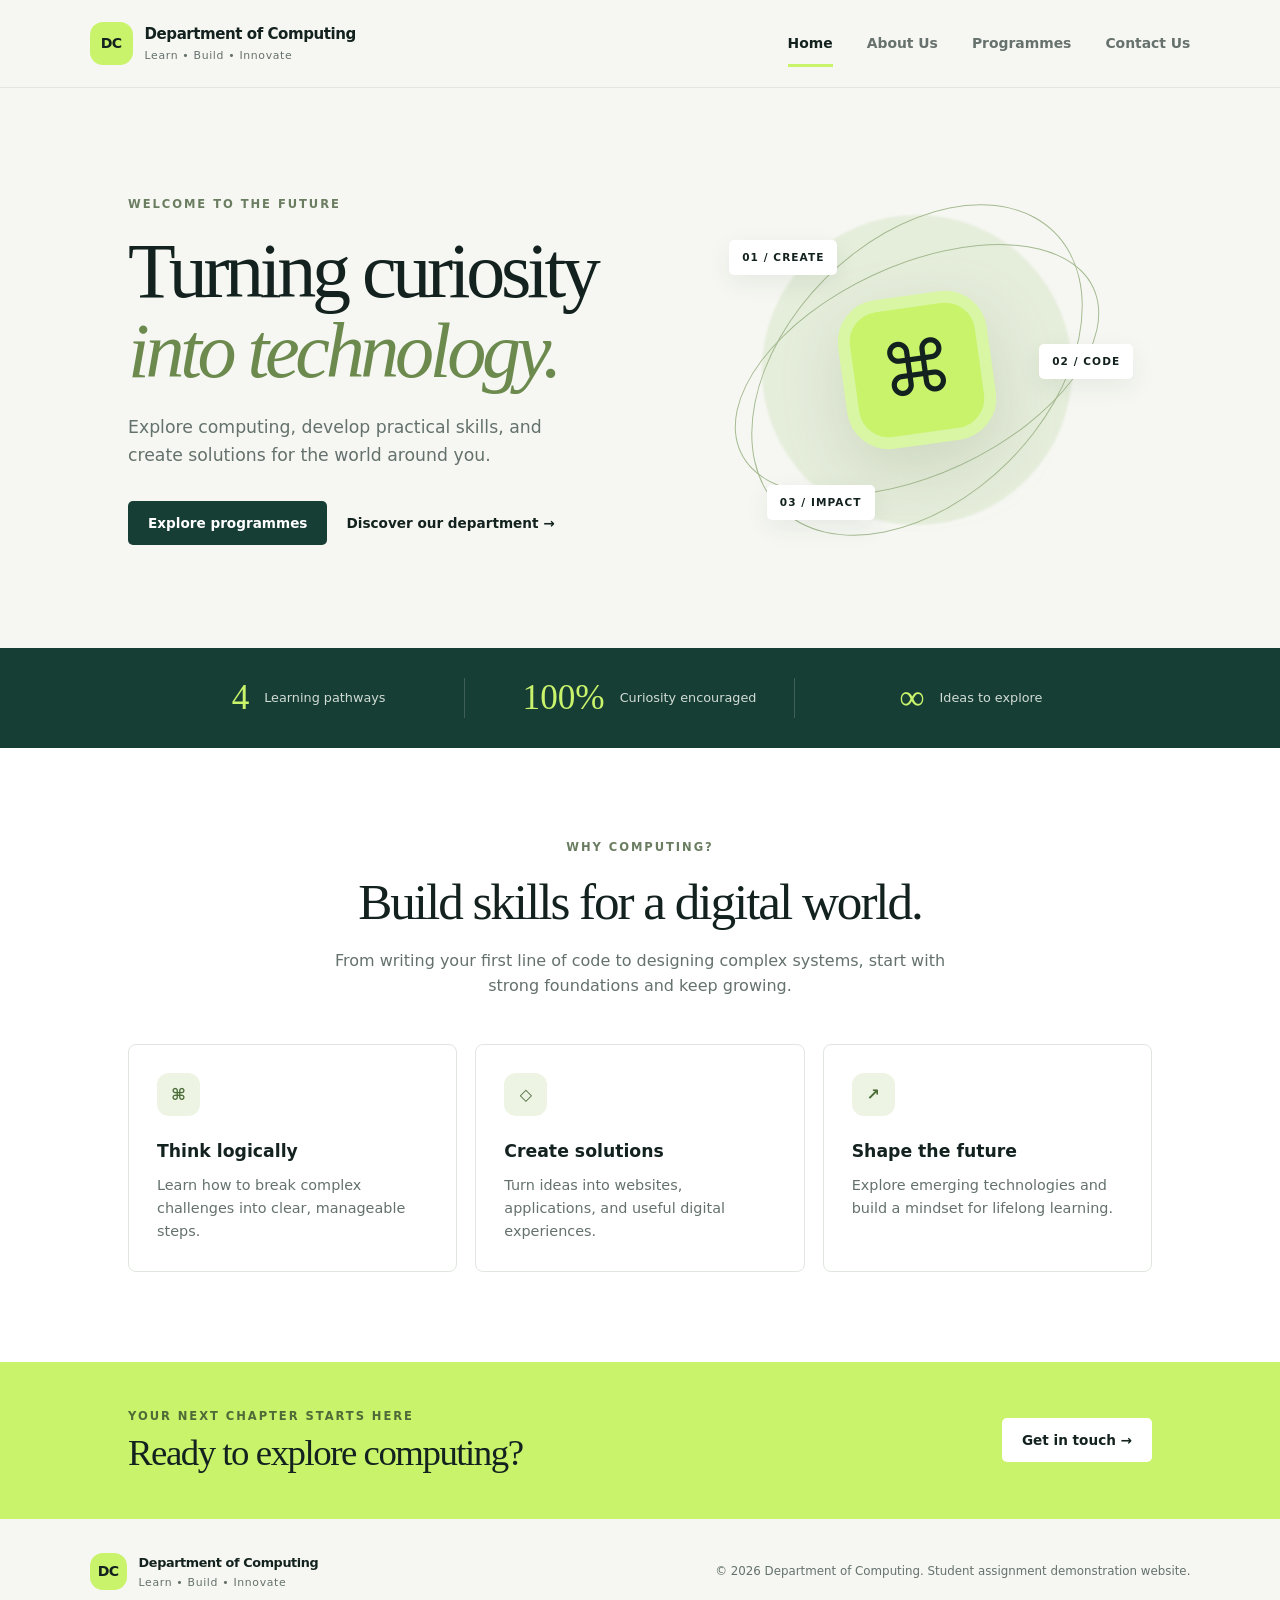
<file: index.html>
<!DOCTYPE html>
<html lang="en">
<head>
  <meta charset="UTF-8">
  <meta name="viewport" content="width=device-width, initial-scale=1.0">
  <meta name="description" content="Department of Computing — learning, innovation, and technology.">
  <title>Department of Computing | Home</title>
  <link rel="stylesheet" href="styles.css">
</head>
<body>
  <header class="site-header">
    <a class="brand" href="index.html"><span class="brand-mark">DC</span><span>Department of Computing<small>Learn • Build • Innovate</small></span></a>
    <button class="menu-toggle" aria-label="Toggle navigation" aria-expanded="false">☰</button>
    <nav class="nav">
      <a class="active" href="index.html">Home</a><a href="about.html">About Us</a><a href="programmes.html">Programmes</a><a href="contact.html">Contact Us</a>
    </nav>
  </header>
  <main>
    <section class="hero">
      <div class="hero-content">
        <p class="eyebrow">WELCOME TO THE FUTURE</p>
        <h1>Turning curiosity<br><span>into technology.</span></h1>
        <p class="hero-copy">Explore computing, develop practical skills, and create solutions for the world around you.</p>
        <div class="hero-actions"><a class="button button-primary" href="programmes.html">Explore programmes</a><a class="button button-ghost" href="about.html">Discover our department →</a></div>
      </div>
      <div class="hero-art" aria-label="Abstract technology illustration">
        <div class="orbit orbit-one"></div><div class="orbit orbit-two"></div><div class="orb-core">⌘</div>
        <span class="float-tag tag-one">01 / CREATE</span><span class="float-tag tag-two">02 / CODE</span><span class="float-tag tag-three">03 / IMPACT</span>
      </div>
    </section>
    <section class="stats">
      <div><strong>4</strong><span>Learning pathways</span></div><div><strong>100%</strong><span>Curiosity encouraged</span></div><div><strong>∞</strong><span>Ideas to explore</span></div>
    </section>
    <section class="section section-light">
      <div class="section-heading"><p class="eyebrow">WHY COMPUTING?</p><h2>Build skills for a digital world.</h2><p>From writing your first line of code to designing complex systems, start with strong foundations and keep growing.</p></div>
      <div class="card-grid">
        <article class="info-card"><span class="card-icon">⌘</span><h3>Think logically</h3><p>Learn how to break complex challenges into clear, manageable steps.</p></article>
        <article class="info-card"><span class="card-icon">◇</span><h3>Create solutions</h3><p>Turn ideas into websites, applications, and useful digital experiences.</p></article>
        <article class="info-card"><span class="card-icon">↗</span><h3>Shape the future</h3><p>Explore emerging technologies and build a mindset for lifelong learning.</p></article>
      </div>
    </section>
    <section class="cta-band"><div><p class="eyebrow">YOUR NEXT CHAPTER STARTS HERE</p><h2>Ready to explore computing?</h2></div><a class="button button-light" href="contact.html">Get in touch →</a></section>
  </main>
  <footer class="site-footer"><a class="brand footer-brand" href="index.html"><span class="brand-mark">DC</span><span>Department of Computing<small>Learn • Build • Innovate</small></span></a><p>© 2026 Department of Computing. Student assignment demonstration website.</p></footer>
  <script src="script.js"></script>
</body>
</html>
</file>
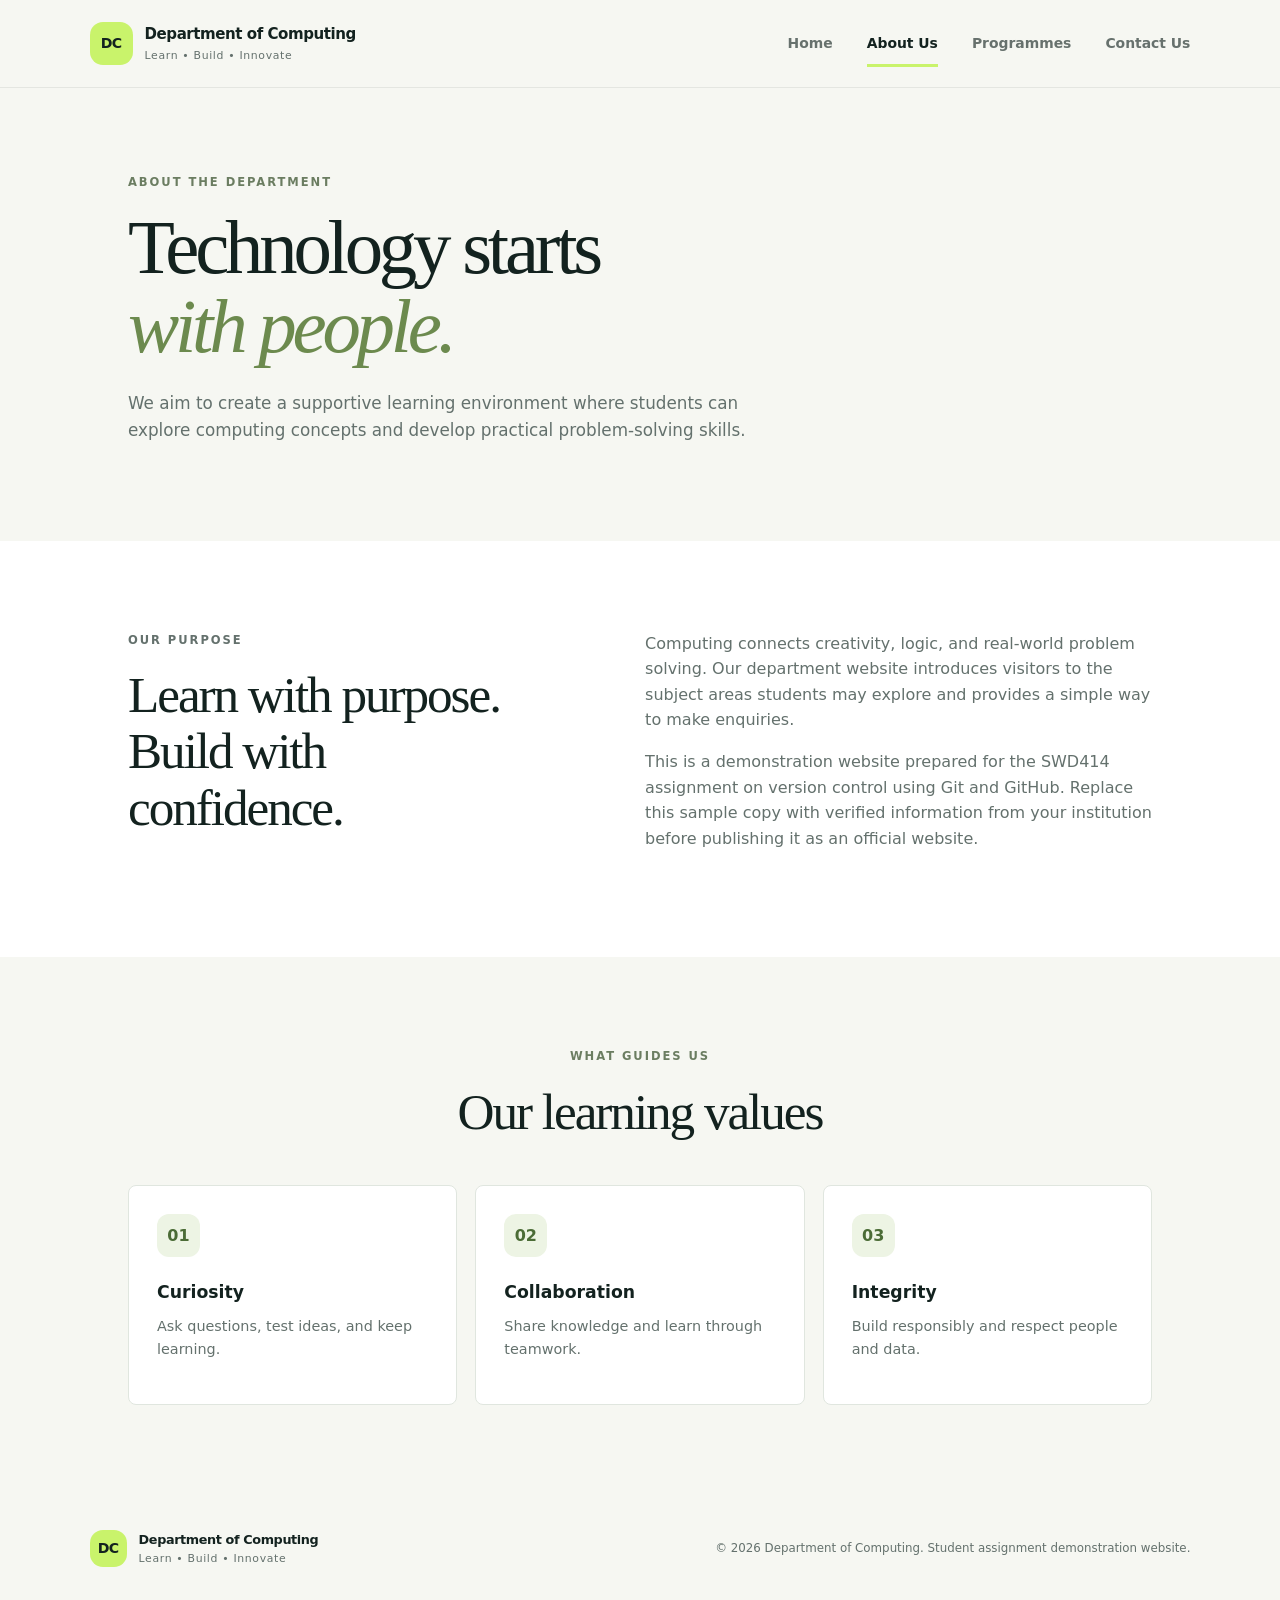
<file: about.html>
<!DOCTYPE html>
<html lang="en">
<head><meta charset="UTF-8"><meta name="viewport" content="width=device-width, initial-scale=1.0"><title>About Us | Department of Computing</title><link rel="stylesheet" href="styles.css"></head>
<body>
<header class="site-header"><a class="brand" href="index.html"><span class="brand-mark">DC</span><span>Department of Computing<small>Learn • Build • Innovate</small></span></a><button class="menu-toggle" aria-label="Toggle navigation" aria-expanded="false">☰</button><nav class="nav"><a href="index.html">Home</a><a class="active" href="about.html">About Us</a><a href="programmes.html">Programmes</a><a href="contact.html">Contact Us</a></nav></header>
<main>
<section class="page-hero"><p class="eyebrow">ABOUT THE DEPARTMENT</p><h1>Technology starts<br><span>with people.</span></h1><p>We aim to create a supportive learning environment where students can explore computing concepts and develop practical problem-solving skills.</p></section>
<section class="section section-light split-section"><div><p class="eyebrow">OUR PURPOSE</p><h2>Learn with purpose.<br>Build with confidence.</h2></div><div><p>Computing connects creativity, logic, and real-world problem solving. Our department website introduces visitors to the subject areas students may explore and provides a simple way to make enquiries.</p><p>This is a demonstration website prepared for the SWD414 assignment on version control using Git and GitHub. Replace this sample copy with verified information from your institution before publishing it as an official website.</p></div></section>
<section class="section values-section"><div class="section-heading"><p class="eyebrow">WHAT GUIDES US</p><h2>Our learning values</h2></div><div class="card-grid"><article class="info-card"><span class="card-icon">01</span><h3>Curiosity</h3><p>Ask questions, test ideas, and keep learning.</p></article><article class="info-card"><span class="card-icon">02</span><h3>Collaboration</h3><p>Share knowledge and learn through teamwork.</p></article><article class="info-card"><span class="card-icon">03</span><h3>Integrity</h3><p>Build responsibly and respect people and data.</p></article></div></section>
</main>
<footer class="site-footer"><a class="brand footer-brand" href="index.html"><span class="brand-mark">DC</span><span>Department of Computing<small>Learn • Build • Innovate</small></span></a><p>© 2026 Department of Computing. Student assignment demonstration website.</p></footer><script src="script.js"></script></body></html>
</file>
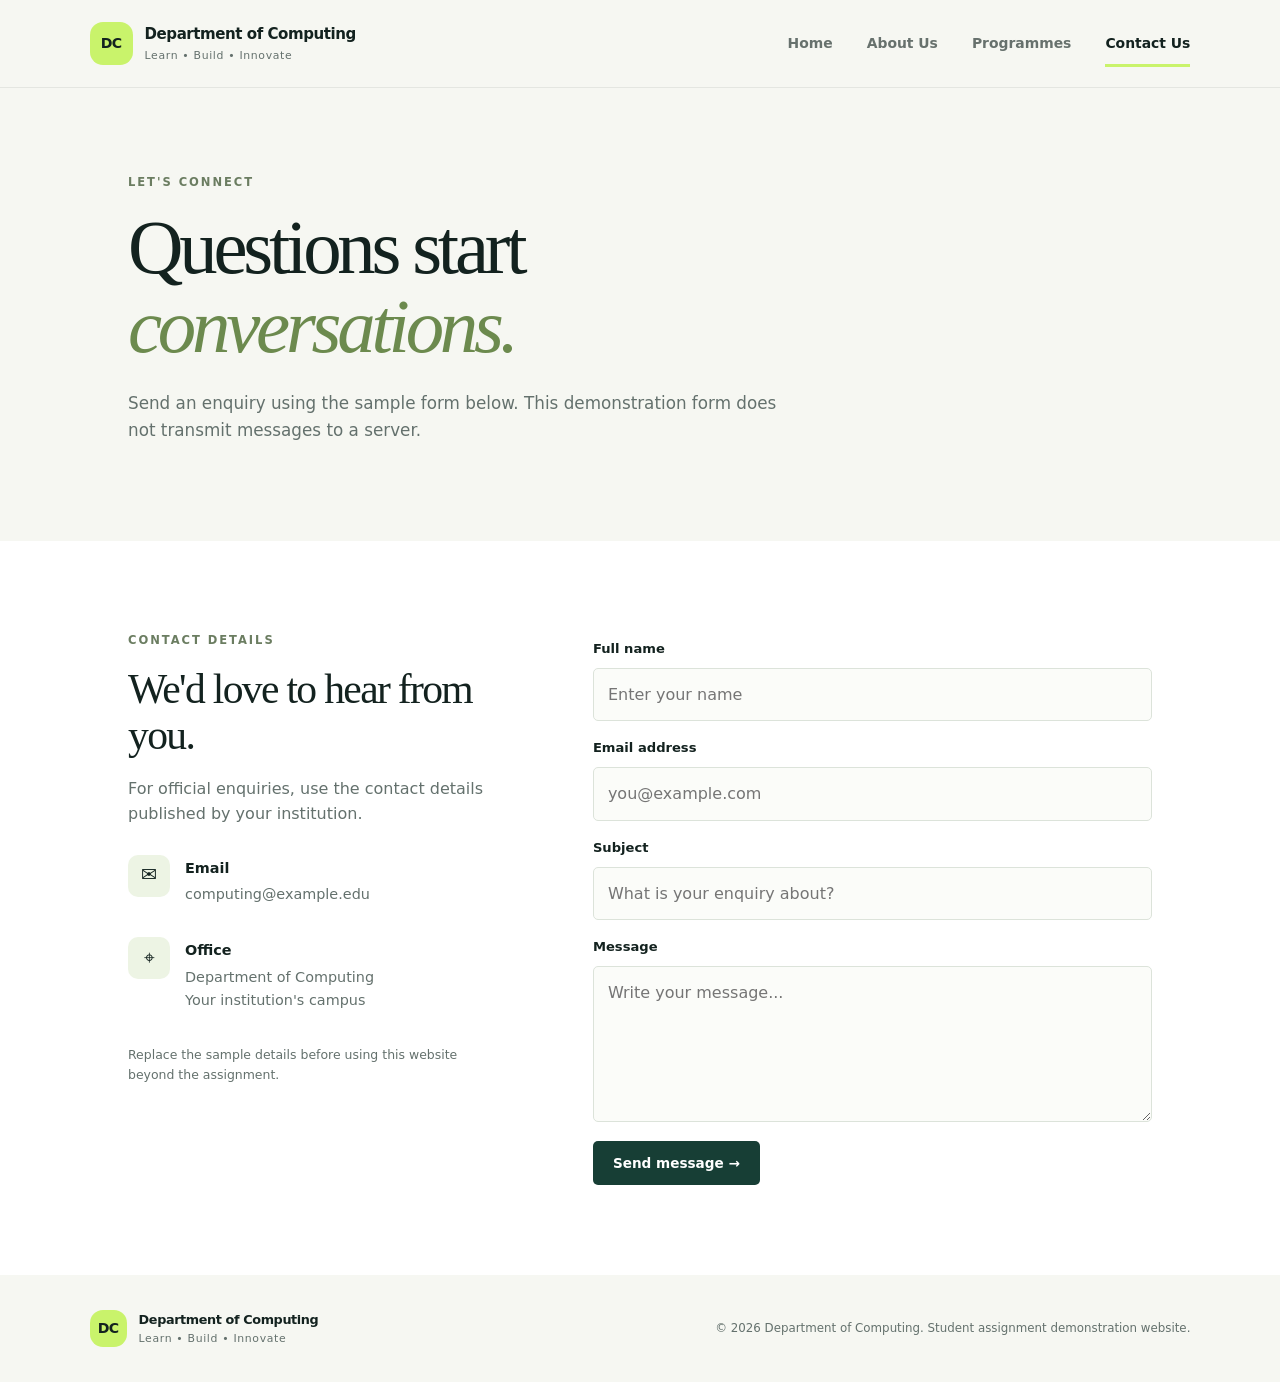
<file: contact.html>
<!DOCTYPE html>
<html lang="en">
<head><meta charset="UTF-8"><meta name="viewport" content="width=device-width, initial-scale=1.0"><title>Contact Us | Department of Computing</title><link rel="stylesheet" href="styles.css"></head>
<body>
<header class="site-header"><a class="brand" href="index.html"><span class="brand-mark">DC</span><span>Department of Computing<small>Learn • Build • Innovate</small></span></a><button class="menu-toggle" aria-label="Toggle navigation" aria-expanded="false">☰</button><nav class="nav"><a href="index.html">Home</a><a href="about.html">About Us</a><a href="programmes.html">Programmes</a><a class="active" href="contact.html">Contact Us</a></nav></header>
<main>
<section class="page-hero"><p class="eyebrow">LET'S CONNECT</p><h1>Questions start<br><span>conversations.</span></h1><p>Send an enquiry using the sample form below. This demonstration form does not transmit messages to a server.</p></section>
<section class="section section-light contact-layout"><div class="contact-info"><p class="eyebrow">CONTACT DETAILS</p><h2>We'd love to hear from you.</h2><p>For official enquiries, use the contact details published by your institution.</p><div class="contact-detail"><span>✉</span><div><strong>Email</strong><p>computing@example.edu</p></div></div><div class="contact-detail"><span>⌖</span><div><strong>Office</strong><p>Department of Computing<br>Your institution's campus</p></div></div><p class="small-note">Replace the sample details before using this website beyond the assignment.</p></div>
<form class="contact-form" id="contact-form"><label for="name">Full name</label><input id="name" name="name" type="text" placeholder="Enter your name" required><label for="email">Email address</label><input id="email" name="email" type="email" placeholder="you@example.com" required><label for="subject">Subject</label><input id="subject" name="subject" type="text" placeholder="What is your enquiry about?" required><label for="message">Message</label><textarea id="message" name="message" rows="5" placeholder="Write your message..." required></textarea><button class="button button-primary" type="submit">Send message →</button><p class="form-status" id="form-status" role="status"></p></form></section>
</main><footer class="site-footer"><a class="brand footer-brand" href="index.html"><span class="brand-mark">DC</span><span>Department of Computing<small>Learn • Build • Innovate</small></span></a><p>© 2026 Department of Computing. Student assignment demonstration website.</p></footer><script src="script.js"></script></body></html>
</file>
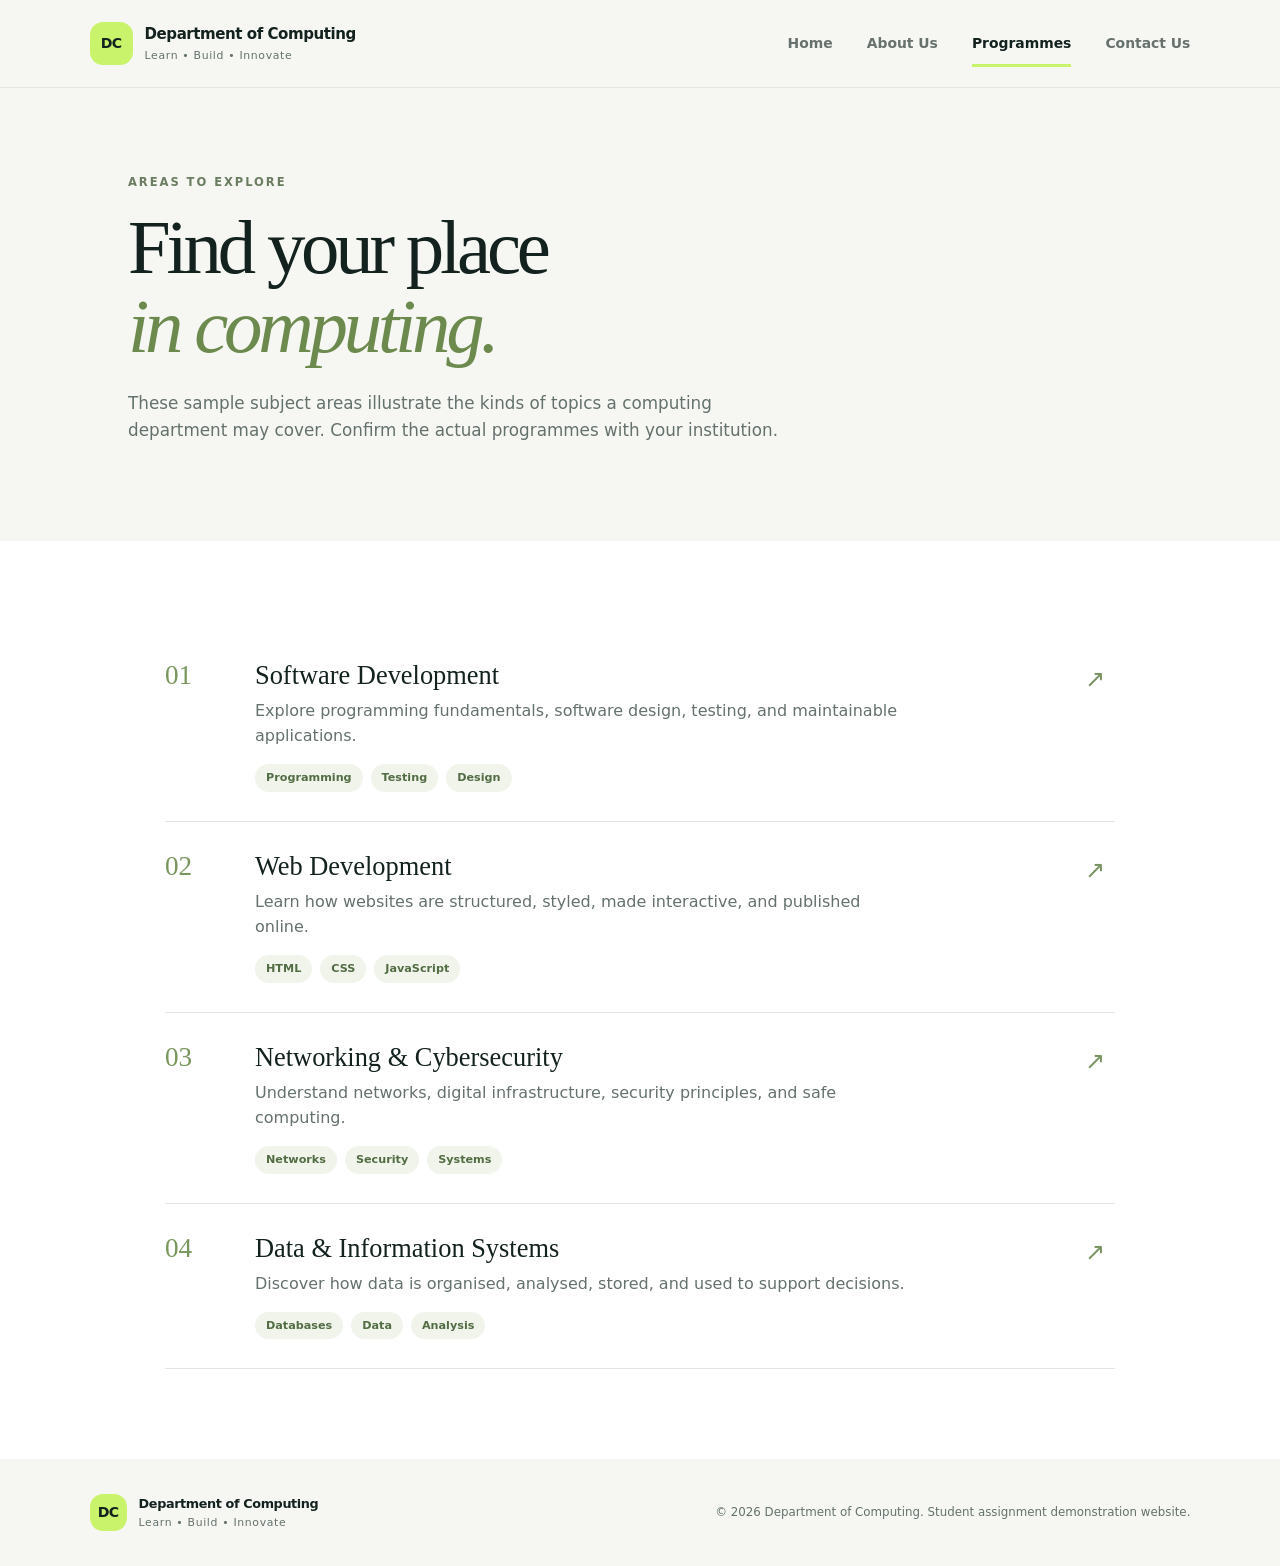
<file: programmes.html>
<!DOCTYPE html>
<html lang="en">
<head><meta charset="UTF-8"><meta name="viewport" content="width=device-width, initial-scale=1.0"><title>Programmes | Department of Computing</title><link rel="stylesheet" href="styles.css"></head>
<body>
<header class="site-header"><a class="brand" href="index.html"><span class="brand-mark">DC</span><span>Department of Computing<small>Learn • Build • Innovate</small></span></a><button class="menu-toggle" aria-label="Toggle navigation" aria-expanded="false">☰</button><nav class="nav"><a href="index.html">Home</a><a href="about.html">About Us</a><a class="active" href="programmes.html">Programmes</a><a href="contact.html">Contact Us</a></nav></header>
<main>
<section class="page-hero"><p class="eyebrow">AREAS TO EXPLORE</p><h1>Find your place<br><span>in computing.</span></h1><p>These sample subject areas illustrate the kinds of topics a computing department may cover. Confirm the actual programmes with your institution.</p></section>
<section class="section section-light"><div class="programme-list">
<article class="programme-card"><span class="programme-number">01</span><div><h2>Software Development</h2><p>Explore programming fundamentals, software design, testing, and maintainable applications.</p><div class="chips"><span>Programming</span><span>Testing</span><span>Design</span></div></div><span class="programme-arrow">↗</span></article>
<article class="programme-card"><span class="programme-number">02</span><div><h2>Web Development</h2><p>Learn how websites are structured, styled, made interactive, and published online.</p><div class="chips"><span>HTML</span><span>CSS</span><span>JavaScript</span></div></div><span class="programme-arrow">↗</span></article>
<article class="programme-card"><span class="programme-number">03</span><div><h2>Networking & Cybersecurity</h2><p>Understand networks, digital infrastructure, security principles, and safe computing.</p><div class="chips"><span>Networks</span><span>Security</span><span>Systems</span></div></div><span class="programme-arrow">↗</span></article>
<article class="programme-card"><span class="programme-number">04</span><div><h2>Data & Information Systems</h2><p>Discover how data is organised, analysed, stored, and used to support decisions.</p><div class="chips"><span>Databases</span><span>Data</span><span>Analysis</span></div></div><span class="programme-arrow">↗</span></article>
</div></section>
</main><footer class="site-footer"><a class="brand footer-brand" href="index.html"><span class="brand-mark">DC</span><span>Department of Computing<small>Learn • Build • Innovate</small></span></a><p>© 2026 Department of Computing. Student assignment demonstration website.</p></footer><script src="script.js"></script></body></html>
</file>
<file: styles.css>
:root{--ink:#13221f;--muted:#64716d;--paper:#f6f7f2;--white:#fff;--green:#c9f36b;--deep:#173e35;--line:#e0e6df;--serif:Georgia,'Times New Roman',serif;--sans:Inter,ui-sans-serif,system-ui,-apple-system,BlinkMacSystemFont,'Segoe UI',sans-serif}*{box-sizing:border-box}html{scroll-behavior:smooth}body{margin:0;background:var(--paper);color:var(--ink);font-family:var(--sans);line-height:1.6}a{color:inherit;text-decoration:none}.site-header{height:88px;display:flex;align-items:center;justify-content:space-between;padding:0 7vw;background:var(--paper);border-bottom:1px solid rgba(19,34,31,.08);position:relative;z-index:2}.brand{display:flex;align-items:center;gap:12px;font-weight:750;letter-spacing:-.03em;font-size:.94rem;line-height:1.2}.brand small{display:block;font-size:.68rem;font-weight:500;letter-spacing:.06em;color:var(--muted);margin-top:5px}.brand-mark{display:grid;place-items:center;width:43px;height:43px;background:var(--green);border-radius:13px;font-size:.88rem;letter-spacing:-.04em}.nav{display:flex;align-items:center;gap:34px;font-size:.87rem;font-weight:600}.nav a{color:#67716d;transition:color .2s}.nav a:hover,.nav a.active{color:var(--ink)}.nav a.active{position:relative}.nav a.active:after{content:"";height:3px;background:var(--green);position:absolute;left:0;right:0;bottom:-12px}.menu-toggle{display:none;border:0;background:transparent;font-size:1.5rem}.hero{min-height:560px;padding:76px 10vw 72px;display:grid;grid-template-columns:1.05fr .95fr;align-items:center;gap:35px;background:var(--paper);overflow:hidden}.eyebrow{font-size:.72rem;letter-spacing:.17em;font-weight:800;color:#6b7d61;margin:0 0 18px}.hero h1,.page-hero h1{font-family:var(--serif);font-weight:500;letter-spacing:-.055em;line-height:1.02;font-size:clamp(3.2rem,6.1vw,5.7rem);margin:0 0 24px}.hero h1 span,.page-hero h1 span{color:#6c8a4e;font-style:italic}.hero-copy{max-width:470px;color:var(--muted);font-size:1.08rem}.hero-actions{display:flex;gap:14px;align-items:center;flex-wrap:wrap;margin-top:32px}.button{display:inline-flex;justify-content:center;align-items:center;border:0;border-radius:5px;padding:14px 20px;font:700 .85rem var(--sans);cursor:pointer;transition:transform .2s,background .2s}.button:hover{transform:translateY(-2px)}.button-primary{background:var(--deep);color:white}.button-ghost{padding-left:5px}.hero-art{min-height:370px;position:relative;display:grid;place-items:center}.hero-art:before{content:"";position:absolute;width:310px;height:310px;background:#e5eddb;border-radius:50%;filter:blur(1px)}.orbit{position:absolute;border:1px solid #a5ba91;border-radius:50%;transform:rotate(-25deg)}.orbit-one{width:390px;height:210px}.orbit-two{width:260px;height:390px;transform:rotate(45deg)}.orb-core{z-index:1;width:150px;height:150px;display:grid;place-items:center;background:var(--green);border:12px solid #d9f6a4;border-radius:42px;font-size:4.5rem;box-shadow:0 24px 60px #9eaf8c55;transform:rotate(-8deg)}.float-tag{position:absolute;z-index:1;background:white;padding:9px 13px;border-radius:5px;font-size:.66rem;letter-spacing:.1em;font-weight:800;box-shadow:0 8px 25px #233b2712}.tag-one{top:55px;left:10%}.tag-two{right:4%;top:43%}.tag-three{bottom:35px;left:18%}.stats{background:var(--deep);color:white;display:grid;grid-template-columns:repeat(3,1fr);padding:30px 12vw;gap:20px}.stats div{display:flex;align-items:center;gap:15px;justify-content:center;border-right:1px solid #ffffff2b}.stats div:last-child{border:0}.stats strong{font:2.2rem var(--serif);color:var(--green)}.stats span{font-size:.8rem;color:#d1dcd5}.section{padding:90px 10vw}.section-light{background:#fff}.section-heading{max-width:630px;margin:0 auto 45px;text-align:center}.section-heading h2,.split-section h2,.cta-band h2,.contact-info h2{font:500 clamp(2.1rem,4vw,3.2rem)/1.1 var(--serif);letter-spacing:-.04em;margin:0 0 17px}.section-heading>p:last-child,.split-section p,.contact-info>p:not(.eyebrow){color:var(--muted)}.card-grid{display:grid;grid-template-columns:repeat(3,1fr);gap:18px}.info-card{border:1px solid var(--line);border-radius:8px;padding:28px;background:#fff;min-height:220px}.card-icon{display:grid;place-items:center;width:43px;height:43px;background:#edf4e4;color:#4b6c36;border-radius:12px;font-weight:800;margin-bottom:22px}.info-card h3{font-size:1.08rem;margin:0 0 8px}.info-card p{font-size:.9rem;color:var(--muted);margin:0}.cta-band{padding:45px 10vw;background:var(--green);display:flex;justify-content:space-between;align-items:center;gap:20px}.cta-band .eyebrow{color:#4e6b37;margin-bottom:8px}.cta-band h2{margin:0;font-size:2.3rem}.button-light{background:white;color:var(--ink);white-space:nowrap}.site-footer{padding:32px 7vw;display:flex;align-items:center;justify-content:space-between;gap:20px}.site-footer>p{font-size:.74rem;color:var(--muted);text-align:right}.footer-brand{font-size:.8rem}.footer-brand .brand-mark{width:37px;height:37px}.page-hero{padding:85px 10vw 80px;background:var(--paper)}.page-hero h1{font-size:clamp(3.4rem,6vw,5.5rem)}.page-hero>p:last-child{max-width:650px;color:var(--muted);font-size:1.05rem}.split-section{display:grid;grid-template-columns:.9fr 1.1fr;gap:10%;align-items:start}.split-section h2{font-size:clamp(2.2rem,4vw,3.2rem)}.split-section p:first-child{margin-top:0}.values-section{background:var(--paper)}.programme-list{max-width:950px;margin:auto}.programme-card{display:grid;grid-template-columns:70px 1fr 30px;gap:20px;padding:29px 0;border-bottom:1px solid var(--line);align-items:start}.programme-number{font:1.7rem var(--serif);color:#79975d}.programme-card h2{font:500 1.65rem var(--serif);margin:0 0 7px}.programme-card p{color:var(--muted);margin:0 0 15px;max-width:650px}.programme-arrow{font-size:1.5rem;color:#78935f}.chips{display:flex;gap:8px;flex-wrap:wrap}.chips span{background:#f0f4eb;border-radius:30px;padding:5px 11px;font-size:.7rem;font-weight:700;color:#526c43}.contact-layout{display:grid;grid-template-columns:.8fr 1.2fr;gap:9%;align-items:start}.contact-info h2{font-size:2.6rem}.contact-detail{display:flex;gap:15px;margin-top:28px}.contact-detail>span{display:grid;place-items:center;width:42px;height:42px;background:#edf4e4;border-radius:10px;font-size:1.2rem}.contact-detail strong{font-size:.9rem}.contact-detail p{margin:3px 0;color:var(--muted);font-size:.9rem}.small-note{font-size:.78rem;margin-top:30px}.contact-form{display:flex;flex-direction:column;gap:9px}.contact-form label{font-size:.82rem;font-weight:700;margin-top:7px}.contact-form input,.contact-form textarea{font:inherit;padding:13px 14px;border:1px solid #dce3da;border-radius:5px;background:#fbfcf9;outline:none}.contact-form input:focus,.contact-form textarea:focus{border-color:#79975d;box-shadow:0 0 0 3px #c9f36b44}.contact-form textarea{resize:vertical}.contact-form .button{align-self:flex-start;margin-top:10px}.form-status{font-size:.85rem;color:#3f6b2d;margin:0}.form-status:empty{display:none}@media(max-width:800px){.site-header{height:75px;padding:0 5vw}.menu-toggle{display:block}.nav{display:none;position:absolute;top:74px;left:0;right:0;background:#fff;padding:22px 7vw;flex-direction:column;align-items:flex-start;gap:18px;border-bottom:1px solid var(--line)}.nav.open{display:flex}.nav a.active:after{bottom:-4px}.hero{grid-template-columns:1fr;padding:65px 7vw 45px}.hero-art{min-height:300px;grid-row:1}.hero-content{grid-row:2}.hero h1{font-size:3.7rem}.stats{padding:25px 5vw;gap:8px}.stats div{flex-direction:column;text-align:center;gap:3px}.stats strong{font-size:1.8rem}.stats span{font-size:.7rem}.section{padding:65px 7vw}.card-grid{grid-template-columns:1fr}.info-card{min-height:unset}.cta-band{padding:35px 7vw;align-items:flex-start;flex-direction:column}.site-footer{padding:28px 6vw;align-items:flex-start;flex-direction:column}.site-footer>p{text-align:left;margin:0}.page-hero{padding:65px 7vw 55px}.split-section,.contact-layout{grid-template-columns:1fr;gap:25px}.programme-card{grid-template-columns:42px 1fr 20px;gap:12px}.programme-card h2{font-size:1.35rem}}@media(prefers-reduced-motion:reduce){html{scroll-behavior:auto}*,*:before,*:after{transition:none!important}}
</file>
